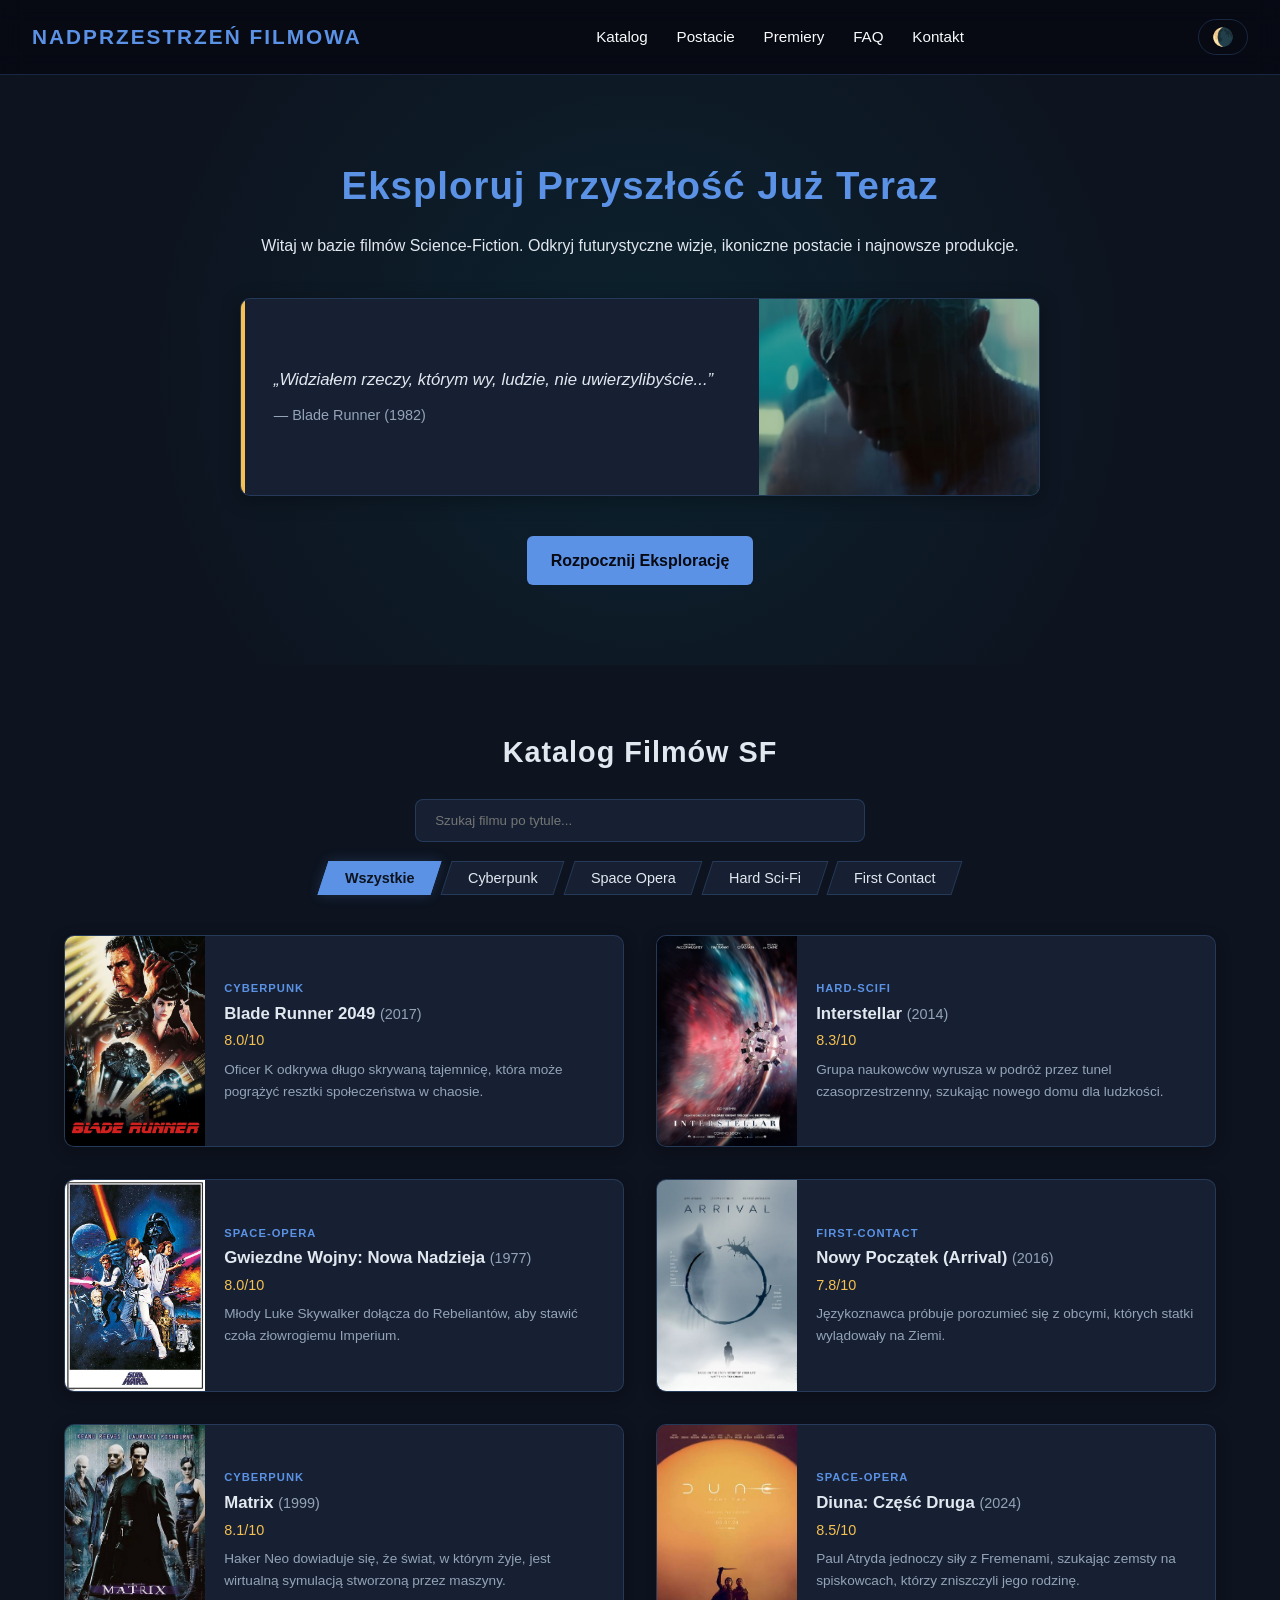
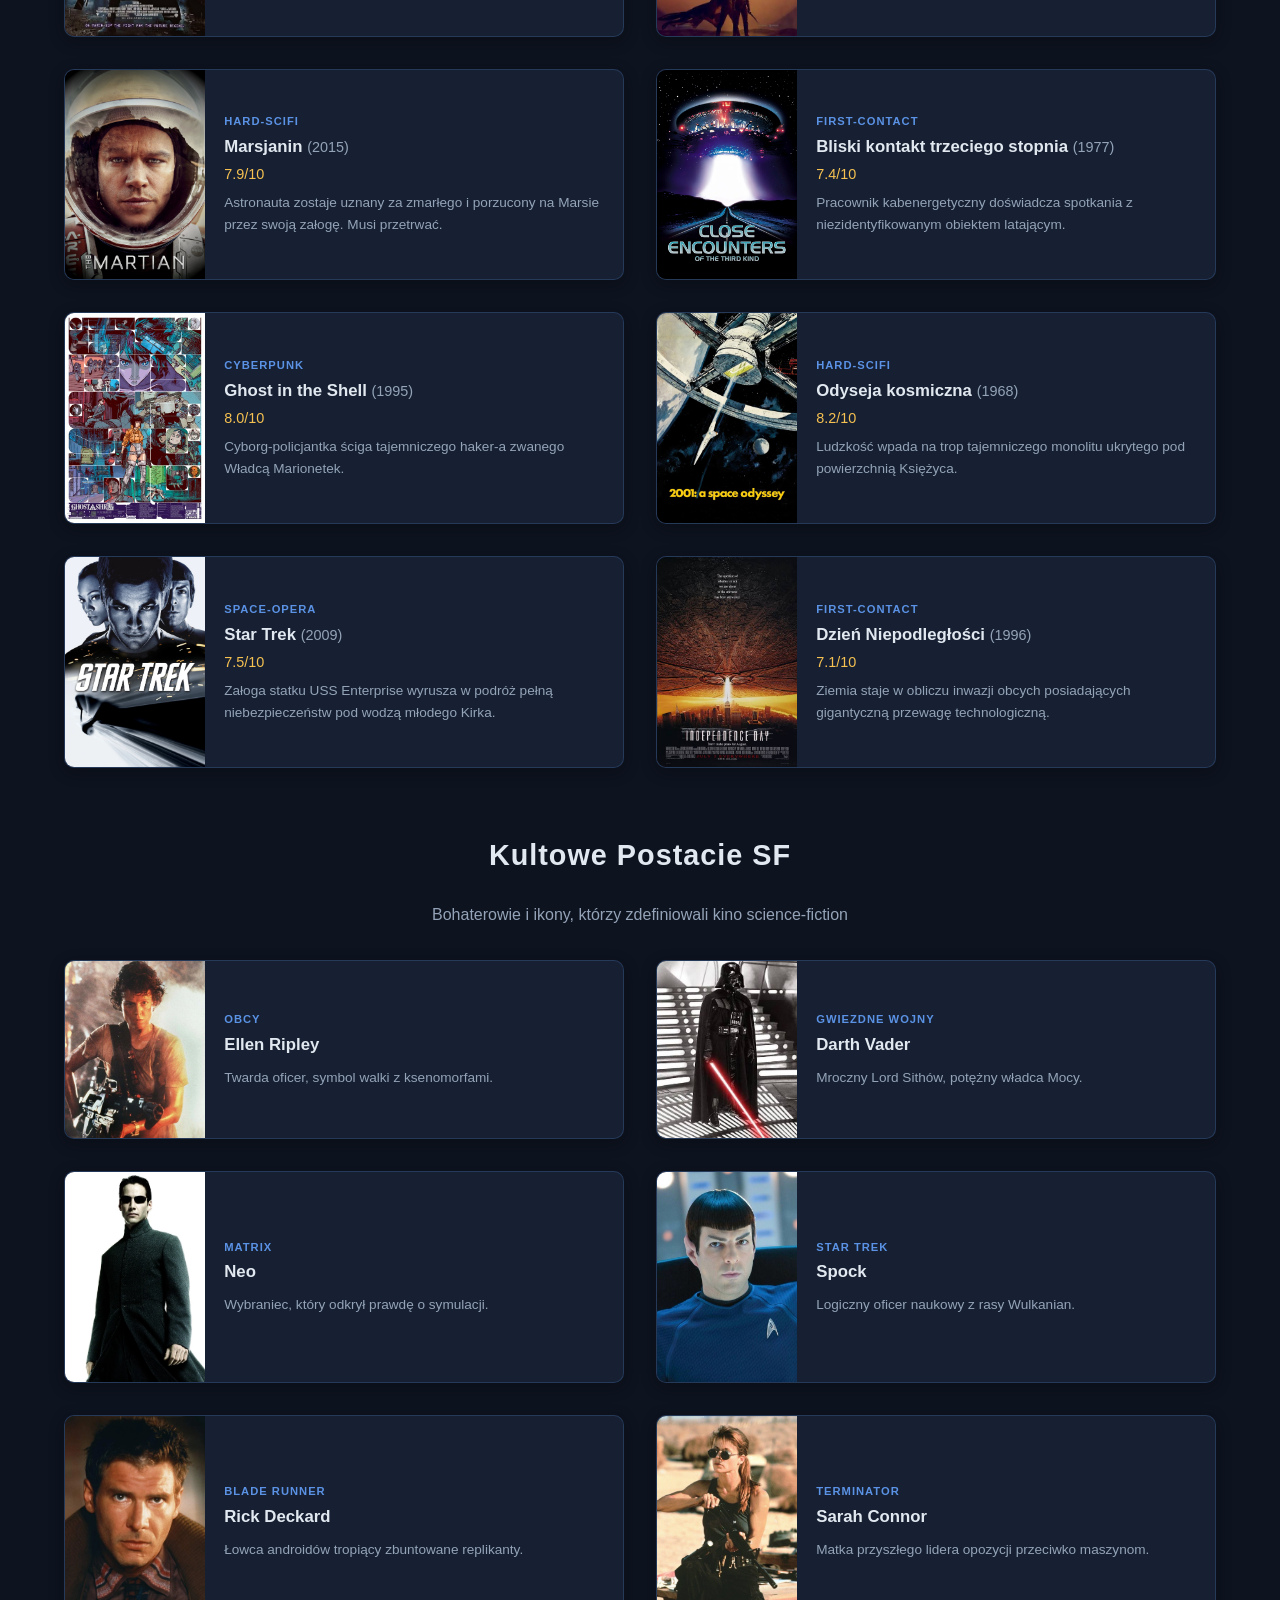
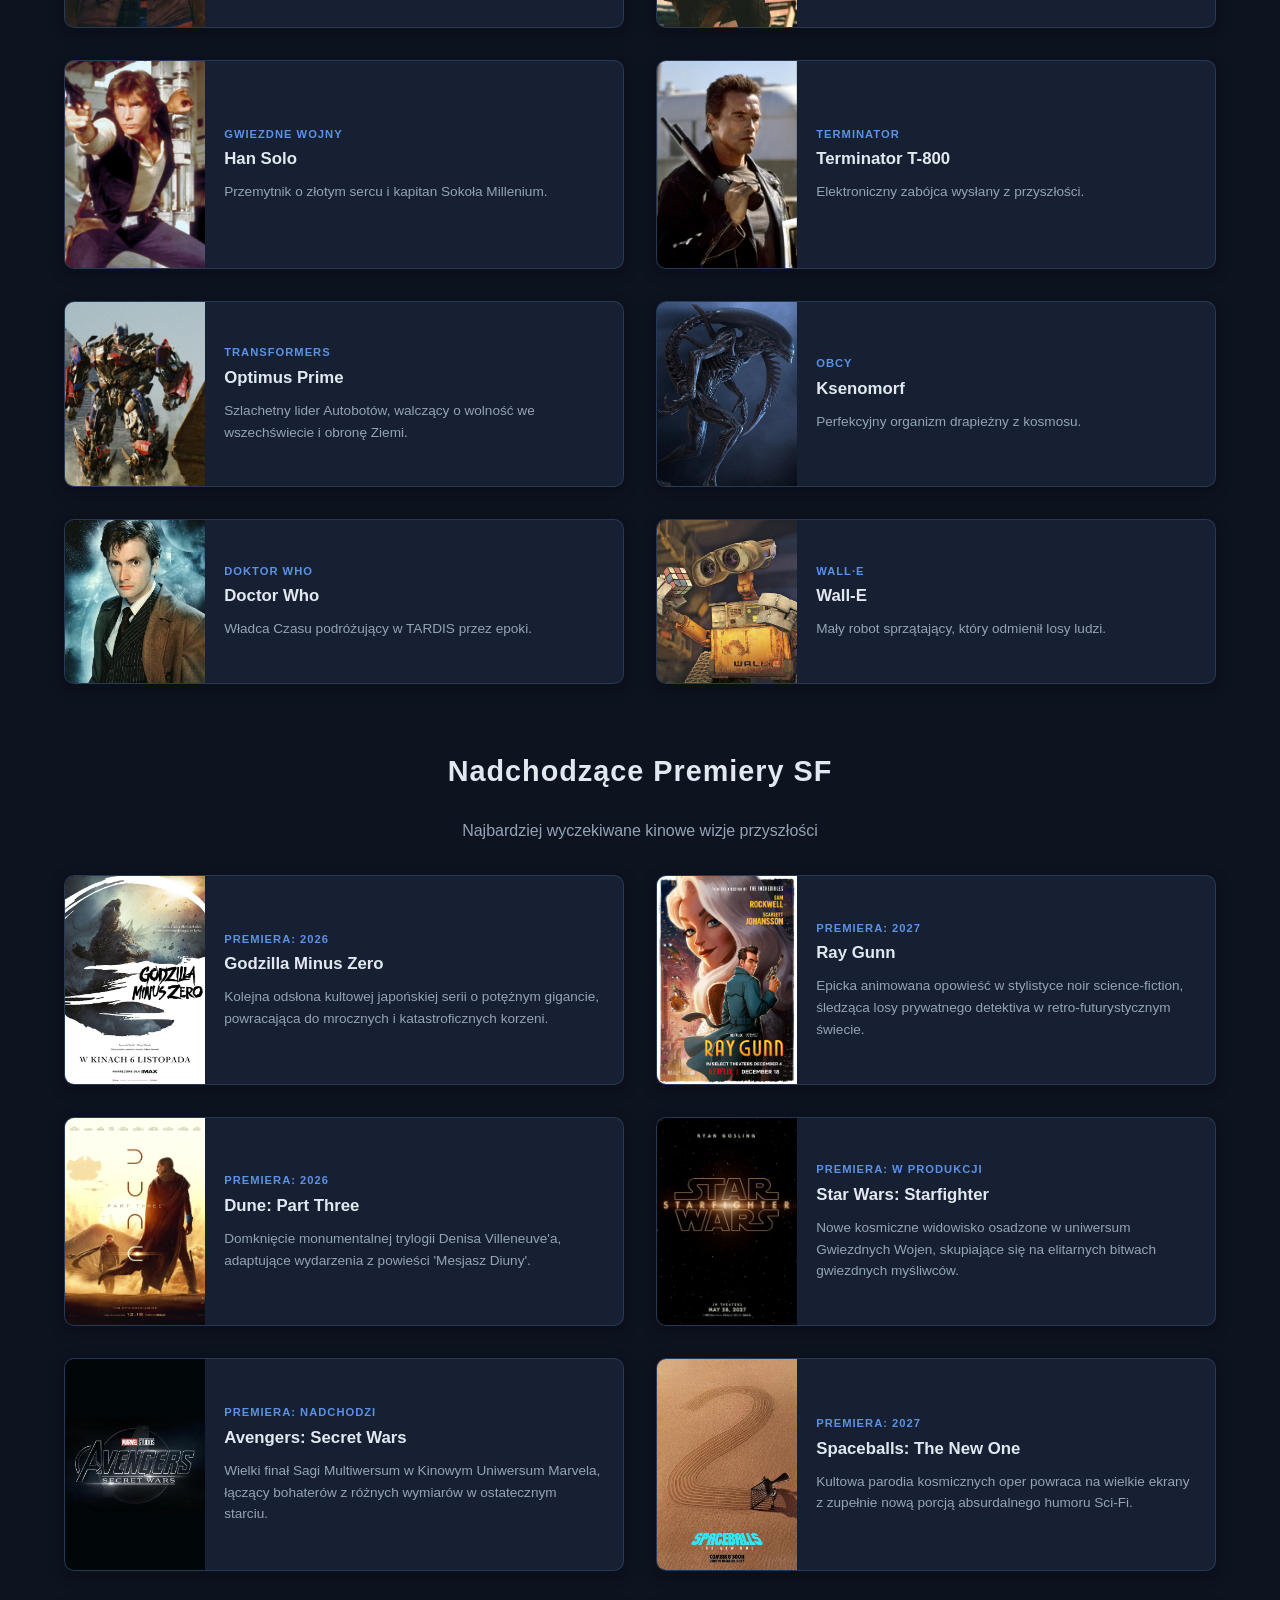
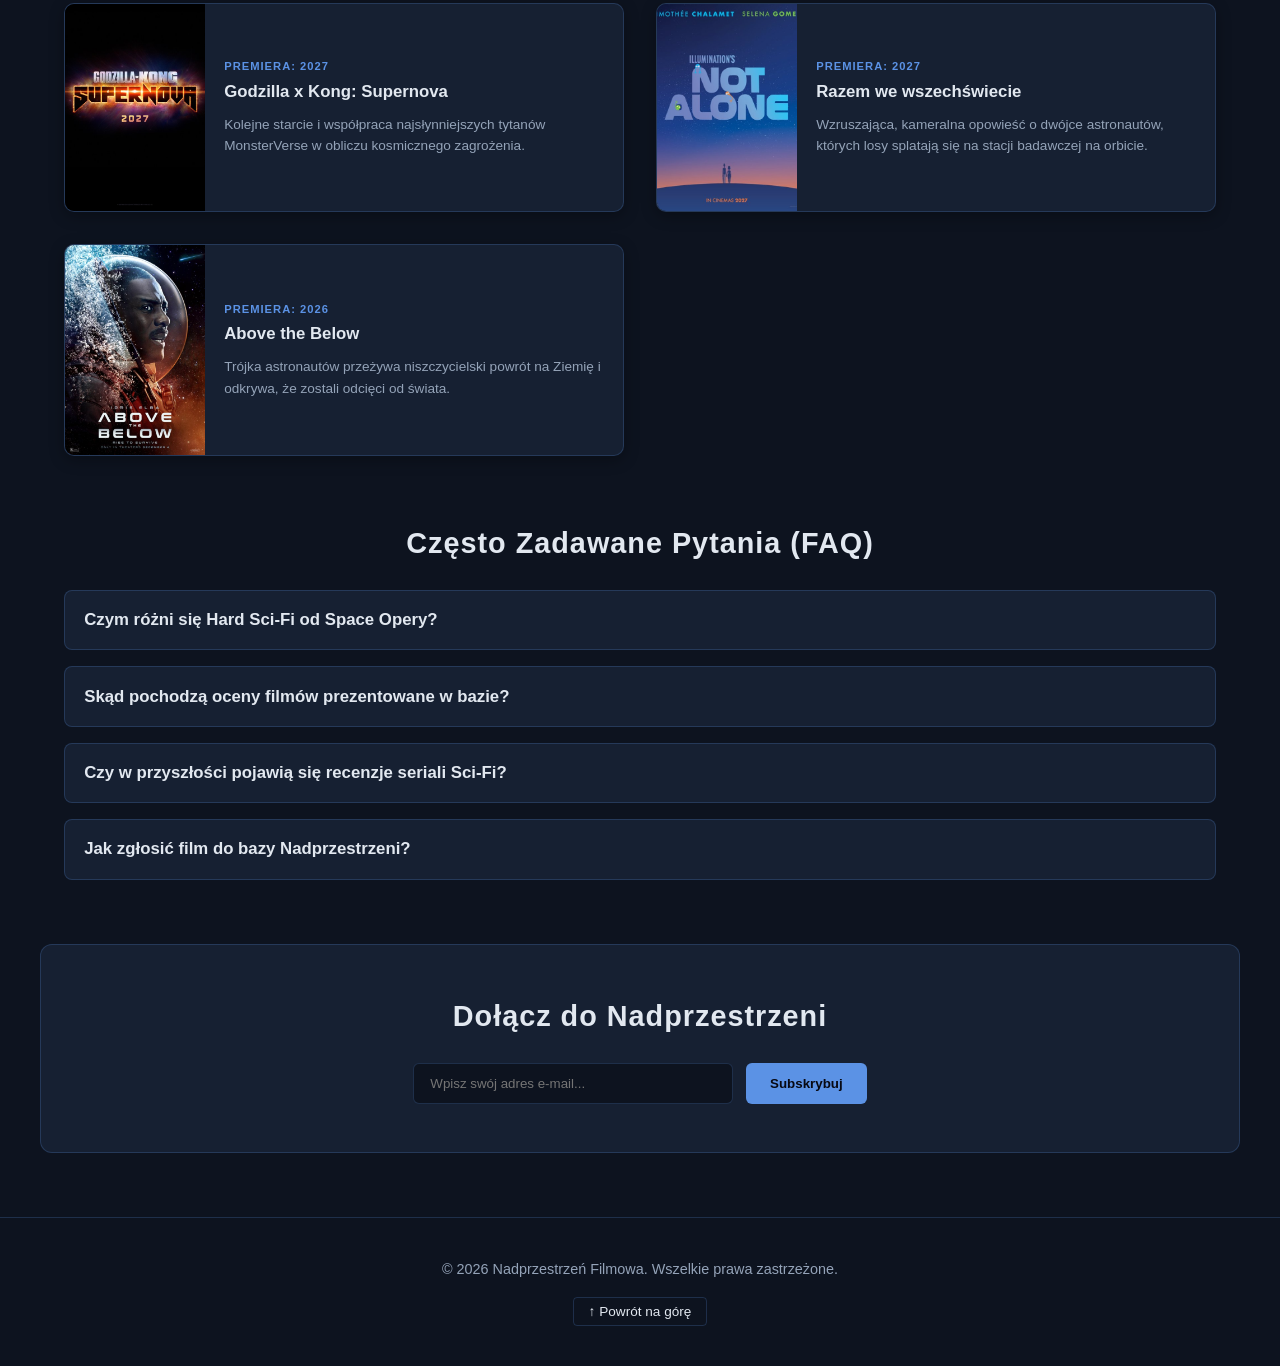
<file: index.html>
<!DOCTYPE html>
<html lang="pl">
<head>
    <meta charset="UTF-8">
    <meta name="viewport" content="width=device-width, initial-scale=1.0">
    <title>Nadprzestrzeń Filmowa - Archiwum Kinowej Przyszłości</title>
    <link rel="stylesheet" href="css/style.css">
</head>
<body>

    <!-- NAGŁÓWEK I NAWIGACJA -->
    <header>
        <div class="logo">
            <h1>NADPRZESTRZEŃ FILMOWA</h1>
        </div>
        <nav>
            <button class="menu-toggle" aria-label="Otwórz menu">☰</button>
            <ul class="nav-links">
                <li><a href="#katalog">Katalog</a></li>
                <li><a href="#postacie">Postacie</a></li>
                <li><a href="#premiery">Premiery</a></li>
                <li><a href="#faq">FAQ</a></li>
                <li><a href="#kontakt">Kontakt</a></li>
            </ul>
        </nav>
        <button id="theme-toggle" aria-label="Zmień motyw">🌘</button>
    </header>

    <!-- GŁÓWNA ZAWARTOŚĆ STRONY -->
    <main>

        <!-- SEKCJA HERO (POWITALNA) -->
        <section class="hero">
            <div class="hero-content">
                <h2>Eksploruj Przyszłość Już Teraz</h2>
                <p>Witaj w bazie filmów Science-Fiction. Odkryj futurystyczne wizje, ikoniczne postacie i najnowsze produkcje.</p>
                <div class="hero-quote-container" id="hero-quote">
                    <div class="hero-quote-text">
                        <blockquote>„Widziałem rzeczy, którym wy, ludzie, nie               uwierzylibyście...”</blockquote>
                        <cite>— Blade Runner (1982)</cite>
                    </div>
                    <div class="hero-quote-img-wrap">
                        <img src="zdjecia/blade_runner_quote.jpg" alt="Blade Runner w deszczu">
                    </div>
                </div>
                <div class="hero-buttons">
                    <a href="#katalog" class="btn">Rozpocznij Eksplorację</a>
                </div>
            </div>
        </section>

        <!-- SEKCJA KATALOGU I WYSZUKIWARKI -->
        <section id="katalog" class="catalog-section">
            <h2>Katalog Filmów SF</h2>
            
            <!-- Narzędzia filtrujące (obsługiwane przez JS) -->
            <div class="filter-container">
                <input type="text" id="search-input" placeholder="Szukaj filmu po tytule...">
                <div class="filter-buttons">
                    <button class="filter-btn active" data-filter="all"><span>Wszystkie</span></button>
                    <button class="filter-btn" data-filter="cyberpunk"><span>Cyberpunk</span></button>
                    <button class="filter-btn" data-filter="space-opera"><span>Space Opera</span></button>
                    <button class="filter-btn" data-filter="hard-scifi"><span>Hard Sci-Fi</span></button>
                    <button class="filter-btn" data-filter="first-contact"><span>First Contact</span></button>
                </div>
            </div>
            <div class="movies-grid" id="catalog-grid"></div>
        </section>

        <!-- SEKCJA KULTOWE POSTACIE SF -->
        <section id="postacie" class="characters-section">
            <h2>Kultowe Postacie SF</h2>
            <p>Bohaterowie i ikony, którzy zdefiniowali kino science-fiction</p>
            <div class="movies-grid" id="characters-grid"></div>
        </section>

        <!-- SEKCJA NADCHODZĄCE PREMIERY -->
        <section id="premiery" class="premieres-section">
            <h2>Nadchodzące Premiery SF</h2>
            <p>Najbardziej wyczekiwane kinowe wizje przyszłości</p>
            <div class="movies-grid" id="premieres-grid"></div>
        </section>

        <!-- SEKCJA FAQ -->
        <section id="faq" class="faq-section">
            <h2>Często Zadawane Pytania (FAQ)</h2>
            
            <div class="faq-item">
                <button class="faq-question">Czym różni się Hard Sci-Fi od Space Opery?</button>
                <div class="faq-answer">
                    <p>Hard Sci-Fi skupia się na ścisłym trzymaniu się praw fizyki i nauki, podczas gdy Space Opera stawia na rozmach, przygodę i kosmiczne konflikty bez głębokiej analizy naukowej.</p>
                </div>
            </div>

            <div class="faq-item">
                <button class="faq-question">Skąd pochodzą oceny filmów prezentowane w bazie?</button>
                <div class="faq-answer">
                    <p>Wszystkie oceny oraz opisy filmów są wiernie odwzorowane na podstawie danych z najpopularniejszego polskiego serwisu filmowego – Filmweb.</p>
                </div>
            </div>

            <div class="faq-item">
                <button class="faq-question">Czy w przyszłości pojawią się recenzje seriali Sci-Fi?</button>
                <div class="faq-answer">
                    <p>Tak! Planujemy rozbudowę archiwum o kultowe seriale cyberpunkowe i kosmiczne (takie jak <i>The Expanse</i> czy <i>Cyberpunk: Edgerunners</i>).</p>
                </div>
            </div>

            <div class="faq-item">
                <button class="faq-question">Jak zgłosić film do bazy Nadprzestrzeni?</button>
                <div class="faq-answer">
                    <p>Możesz dodać własną propozycję klasyki gatunku bezpośrednio do naszego systemu archiwum, korzystając z poniższego przycisku:</p>
                    <!-- Przycisk wyzwalający modal w JS -->
                    <button id="openModalBtn" class="btn btn-small">Otwórz formularz zgłoszeniowy</button>
                </div>
            </div>
        </section>

        <!-- MODAL DO ZGLASZANIA FILMÓW -->
        <div id="movieModal" class="modal">
            <div class="modal-content">
                <span class="close-modal" id="closeModalBtn">&times;</span>
                <h3>Zgłoś nowy film do bazy</h3>
                <p>Wpisz tytuł oraz podgatunek filmu Sci-Fi, który chcesz dodać do Nadprzestrzeni:</p>
                
                <form id="movieSubmissionForm">
                    <div class="form-group">
                        <label for="modal-title">Tytuł filmu:</label>
                        <input type="text" id="modal-title" placeholder="np. Matrix" required>
                    </div>
                    <div class="form-group">
                        <label for="modal-genre">Podgatunek:</label>
                        <select id="modal-genre">
                            <option value="cyberpunk">Cyberpunk</option>
                            <option value="space-opera">Space Opera</option>
                            <option value="hard-scifi">Hard Sci-Fi</option>
                            <option value="first-contact">First Contact</option>
                        </select>
                    </div>
                    <div class="form-group">
                        <label for="modal-year">Rok produkcji:</label>
                        <input type="text" id="modal-year" placeholder="np. 2026">
                    </div>
                    <button type="submit" class="btn">Wyślij zgłoszenie</button>
                </form>
                <p id="modal-message"></p>
            </div>
        </div>

        <!-- SEKCJA NEWSLETTER -->
        <section id="kontakt" class="contact-section">
            <h2>Dołącz do Nadprzestrzeni</h2>
            <form id="newsletter-form">
                <input type="email" id="email-input" placeholder="Wpisz swój adres e-mail..." required>
                <button type="submit" class="btn">Subskrybuj</button>
            </form>
            <p id="form-message"></p>
        </section>

    </main>

    <!-- STOPKA -->
    <footer>
        <p>&copy; 2026 Nadprzestrzeń Filmowa. Wszelkie prawa zastrzeżone.</p>
        <button id="scrollToTopBtn" aria-label="Powrót na górę strony">↑ Powrót na górę</button>
    </footer>

    <script type="module" src="js/script.js"></script>
</body>
</html>
</file>
<file: css/style.css>
:root {
    --bg-color: #0d131f;
    --card-bg: #162032;
    --text-color: #e2e8f0;
    --accent-color: #5b92e5;
    --accent-hover: #7aa5ec;
    --gold-color: #f6c151;
    --muted-text: #94a3b8;
    --border-color: rgba(91, 146, 229, 0.22);
    --modal-overlay: rgba(5, 8, 14, 0.88);
    --font-main: 'Segoe UI', Tahoma, Geneva, Verdana, sans-serif;
}

/*Jasny motyw*/
body.light-theme {
    --bg-color: #f8fafc;
    --card-bg: #ffffff;
    --text-color: #1e293b;
    --accent-color: #0284c7;
    --accent-hover: #0369a1;
    --gold-color: #d97706;
    --muted-text: #64748b;
    --border-color: rgba(2, 132, 199, 0.2);
    --modal-overlay: rgba(0, 0, 0, 0.6);
}

* {
    margin: 0;
    padding: 0;
    box-sizing: border-box;
}

body {
    background-color: var(--bg-color);
    color: var(--text-color);
    font-family: var(--font-main);
    line-height: 1.6;
    transition: background-color 0.3s, color 0.3s;
}

/*NAGŁÓWEK & NAWIGACJA*/
header {
    display: flex;
    justify-content: space-between;
    align-items: center;
    padding: 1.2rem 2rem;
    background-color: rgba(7, 9, 19, 0.92);
    backdrop-filter: blur(12px);
    position: sticky;
    top: 0;
    z-index: 100;
    border-bottom: 1px solid var(--border-color);
}

.logo h1 {
    font-size: 1.3rem;
    letter-spacing: 2px;
    color: var(--accent-color);
    font-weight: 700;
}

.nav-links {
    display: flex;
    list-style: none;
    gap: 1.8rem;
}

.nav-links a {
    color: #f8fafc;
    text-decoration: none;
    font-weight: 500;
    font-size: 0.95rem;
    transition: color 0.3s;
}

.nav-links a:hover {
    color: var(--accent-color);
}

.menu-toggle {
    display: none;
    background: none;
    border: none;
    color: var(--text-color);
    font-size: 1.8rem;
    cursor: pointer;
}

#theme-toggle {
    background: transparent;
    border: 1px solid var(--border-color);
    color: var(--text-color);
    padding: 0.4rem 0.8rem;
    border-radius: 20px;
    cursor: pointer;
    font-size: 1.1rem;
    transition: all 0.3s;
}

#theme-toggle:hover {
    border-color: var(--accent-color);
    background: rgba(0, 240, 255, 0.05);
}

/*SEKCJA HERO*/
.hero {
    padding: 5rem 2rem;
    text-align: center;
    background: radial-gradient(circle at center, rgba(0, 240, 255, 0.07) 0%, transparent 75%);
}

.hero-content {
    max-width: 800px;
    margin: 0 auto;
}

.hero h2 {
    font-size: 2.4rem;
    margin-bottom: 1rem;
    color: var(--accent-color);
}

/*SEKCJA CYTATU Z GRAFIKĄ HERO*/
.hero-quote-container {
    display: flex;
    align-items: stretch;
    margin: 2.5rem auto;
    max-width: 850px;
    background-color: var(--card-bg);
    border-radius: 10px;
    border: 1px solid var(--border-color);
    overflow: hidden;
    box-shadow: 0 4px 20px rgba(0, 0, 0, 0.3);
}

.hero-quote-text {
    padding: 1.8rem;
    border-left: 4px solid var(--gold-color);
    text-align: left;
    flex: 1;
    display: flex;
    flex-direction: column;
    justify-content: center;
}

.hero-quote-text blockquote {
    font-style: italic;
    color: var(--text-color);
    font-size: 1.05rem;
    margin-bottom: 0.6rem;
}

.hero-quote-text cite {
    font-size: 0.9rem;
    color: var(--muted-text);
    font-style: normal;
}

.hero-quote-img-wrap {
    width: 280px;
    flex-shrink: 0;
}

.hero-quote-img-wrap img {
    width: 100%;
    height: 100%;
    object-fit: cover;
    display: block;
}

@media (max-width: 768px) {
    .hero-quote-container {
        flex-direction: column;
    }
    
    .hero-quote-img-wrap {
        width: 100%;
        height: 200px;
    }
}

/*SEKCJE OGÓLNE I KATALOG*/
.catalog-section, .characters-section, .premieres-section, .faq-section, .contact-section {
    max-width: 1200px;
    margin: 4rem auto;
    padding: 0 1.5rem;
}

h2 {
    font-size: 1.8rem;
    margin-bottom: 1.5rem;
    text-align: center;
    letter-spacing: 1px;
}

.filter-container {
    display: flex;
    flex-direction: column;
    gap: 1.2rem;
    margin-bottom: 2.5rem;
    align-items: center;
}

#search-input {
    width: 100%;
    max-width: 450px;
    padding: 0.8rem 1.2rem;
    border-radius: 8px;
    border: 1px solid var(--border-color);
    background-color: var(--card-bg);
    color: var(--text-color);
    outline: none;
    transition: border-color 0.3s;
}

#search-input:focus {
    border-color: var(--accent-color);
}

.filter-buttons {
    display: flex;
    flex-wrap: wrap;
    gap: 0.6rem;
    justify-content: center;
}

.filter-btn {
    background-color: var(--card-bg);
    border: 1px solid var(--border-color);
    color: var(--text-color);
    padding: 0.5rem 1.3rem;
    cursor: pointer;
    font-size: 0.9rem;
    font-weight: 500;
    border-radius: 0;
    transform: skewX(-18deg);
    transition: all 0.3s ease;
    display: inline-block;
}

.filter-btn span {
    display: inline-block;
    transform: skewX(18deg); 
}

.filter-btn.active, .filter-btn:hover {
    background-color: var(--accent-color);
    color: var(--bg-color);
    border-color: var(--accent-color);
    box-shadow: 0 0 12px var(--border-color);
    font-weight: 600;
}

.characters-section > p,
.premieres-section > p,
.catalog-section > p {
    text-align: center;
    color: var(--muted-text);
    margin-bottom: 2rem;
    font-size: 1rem;
}

/*SIATKA KAFELKÓW*/
.movies-grid {
    display: grid;
    grid-template-columns: repeat(auto-fill, minmax(380px, 1fr));
    gap: 2rem;
}

.movie-card {
    background-color: var(--card-bg);
    border: 1px solid var(--border-color);
    border-radius: 10px;
    overflow: hidden;
    display: flex;
    flex-direction: row;
    align-items: stretch;
    box-shadow: 0 4px 15px rgba(0, 0, 0, 0.3);
    transition: transform 0.3s ease, border-color 0.3s ease;
}

.movie-card:hover {
    transform: translateY(-4px);
    border-color: var(--accent-color);
    box-shadow: 0 0 20px var(--border-color);
}

/*Kontener na plakat*/
.movie-poster-wrap {
    width: 140px;
    flex-shrink: 0;
    background-color: #000;
}

.movie-poster-wrap img {
    width: 100%;
    height: 100%;
    object-fit: cover;
    display: block;
}

/*Kontener na informacje*/
.movie-info {
    padding: 1.2rem;
    display: flex;
    flex-direction: column;
    justify-content: center;
    flex-grow: 1;
}

.movie-info h3 {
    font-size: 1.05rem;
    margin: 0.3rem 0;
    color: var(--text-color);
    line-height: 1.3;
}

.movie-info .tag {
    font-size: 0.7rem;
    text-transform: uppercase;
    color: var(--accent-color);
    font-weight: 600;
    letter-spacing: 1px;
}

@media (max-width: 480px) {
    .movie-card {
        flex-direction: column;
    }
    .movie-poster-wrap {
        width: 100%;
        height: 260px;
    }
}

/*FAQ*/
.faq-item {
    margin-bottom: 1rem;
    border: 1px solid var(--border-color);
    border-radius: 8px;
    overflow: hidden;
    background-color: var(--card-bg);
}

.faq-question {
    width: 100%;
    padding: 1.2rem;
    text-align: left;
    background-color: transparent;
    color: var(--text-color);
    border: none;
    font-size: 1.05rem;
    font-weight: 600;
    cursor: pointer;
    display: flex;
    justify-content: space-between;
    align-items: center;
}

.faq-answer {
    padding: 0 1.2rem;
    max-height: 0;
    overflow: hidden;
    transition: max-height 0.3s ease, padding 0.3s ease;
    background-color: rgba(0, 0, 0, 0.15);
    color: var(--muted-text);
}

.faq-item.active .faq-answer {
    padding: 1.2rem;
    max-height: 250px;
}

/*MODAL*/
.modal {
    display: none;
    position: fixed;
    top: 0;
    left: 0;
    width: 100%;
    height: 100%;
    background-color: var(--modal-overlay);
    backdrop-filter: blur(6px);
    z-index: 1000;
    justify-content: center;
    align-items: center;
}

.modal.show {
    display: flex;
}

.modal-content {
    background-color: var(--card-bg);
    padding: 2.2rem;
    border-radius: 12px;
    border: 1px solid var(--accent-color);
    width: 90%;
    max-width: 480px;
    position: relative;
    box-shadow: 0 0 35px rgba(0, 240, 255, 0.18);
}

.close-modal {
    position: absolute;
    top: 1rem;
    right: 1.2rem;
    font-size: 1.8rem;
    cursor: pointer;
    color: var(--muted-text);
    transition: color 0.3s;
}

.close-modal:hover {
    color: var(--accent-color);
}

.form-group {
    margin: 1.2rem 0;
    display: flex;
    flex-direction: column;
    gap: 0.4rem;
}

.form-group label {
    font-size: 0.9rem;
    color: var(--muted-text);
}

.form-group input, .form-group select {
    padding: 0.75rem;
    border-radius: 6px;
    border: 1px solid var(--border-color);
    background-color: var(--bg-color);
    color: var(--text-color);
    outline: none;
}

.form-group input:focus, .form-group select:focus {
    border-color: var(--accent-color);
}

/*PRZYCISKI*/
.btn {
    display: inline-block;
    padding: 0.75rem 1.5rem;
    background-color: var(--accent-color);
    color: #070913;
    font-weight: 600;
    text-decoration: none;
    border-radius: 6px;
    border: none;
    cursor: pointer;
    transition: all 0.3s;
}

.btn:hover {
    background-color: var(--accent-hover);
    box-shadow: 0 0 15px rgba(0, 240, 255, 0.4);
}

.btn-small {
    padding: 0.4rem 0.9rem;
    margin-top: 0.8rem;
    font-size: 0.85rem;
}

/*NEWSLETTER*/
.contact-section {
    text-align: center;
    background: var(--card-bg);
    padding: 3rem 1.5rem;
    border-radius: 12px;
    border: 1px solid var(--border-color);
}

#newsletter-form {
    display: flex;
    justify-content: center;
    gap: 0.8rem;
    margin-top: 1.5rem;
    flex-wrap: wrap;
}

#email-input {
    padding: 0.75rem 1rem;
    border-radius: 6px;
    border: 1px solid var(--border-color);
    background-color: var(--bg-color);
    color: var(--text-color);
    width: 100%;
    max-width: 320px;
    outline: none;
}

/*STOPKA*/
footer {
    text-align: center;
    padding: 2.5rem;
    border-top: 1px solid var(--border-color);
    margin-top: 4rem;
    color: var(--muted-text);
    font-size: 0.9rem;
}

#scrollToTopBtn {
    margin-top: 1rem;
    background: transparent;
    border: 1px solid var(--border-color);
    color: var(--text-color);
    padding: 0.4rem 0.9rem;
    border-radius: 4px;
    cursor: pointer;
    font-size: 0.85rem;
    transition: all 0.3s;
}

#scrollToTopBtn:hover {
    border-color: var(--accent-color);
    color: var(--accent-color);
}
</file>
